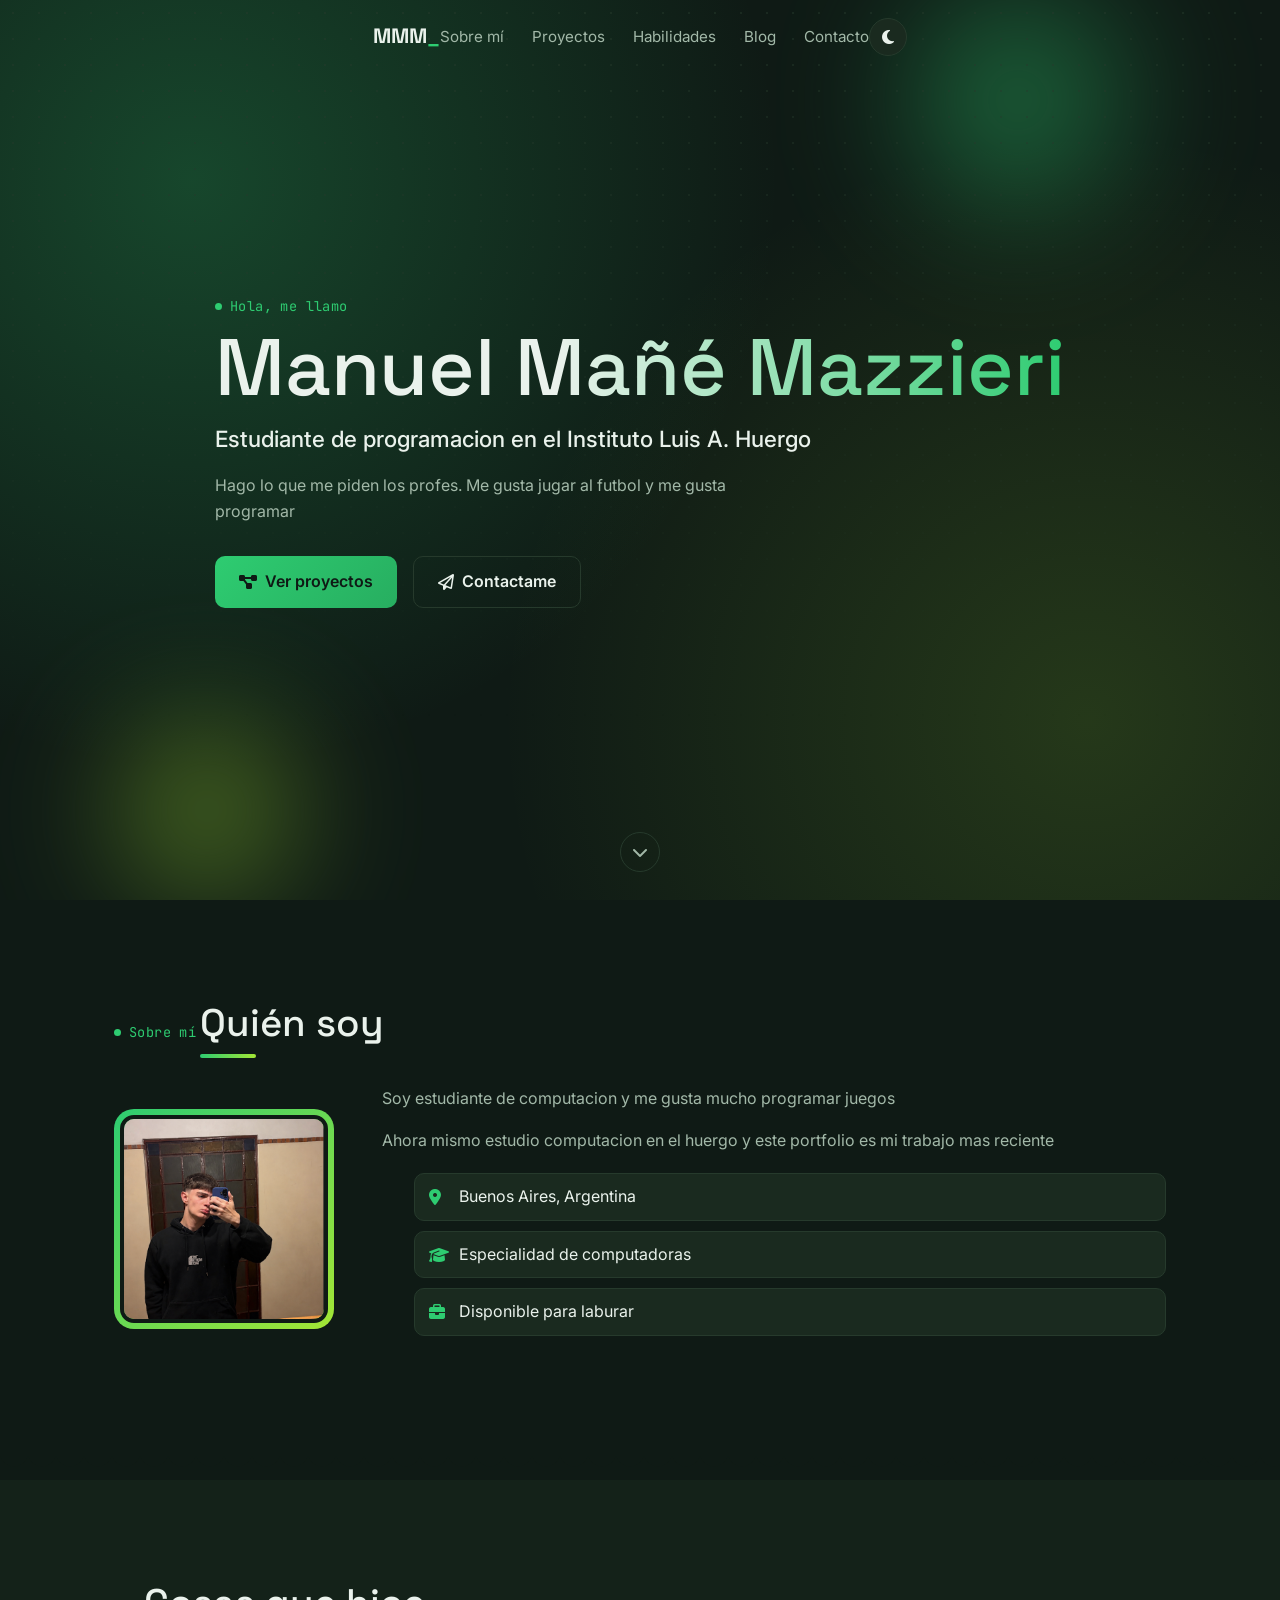
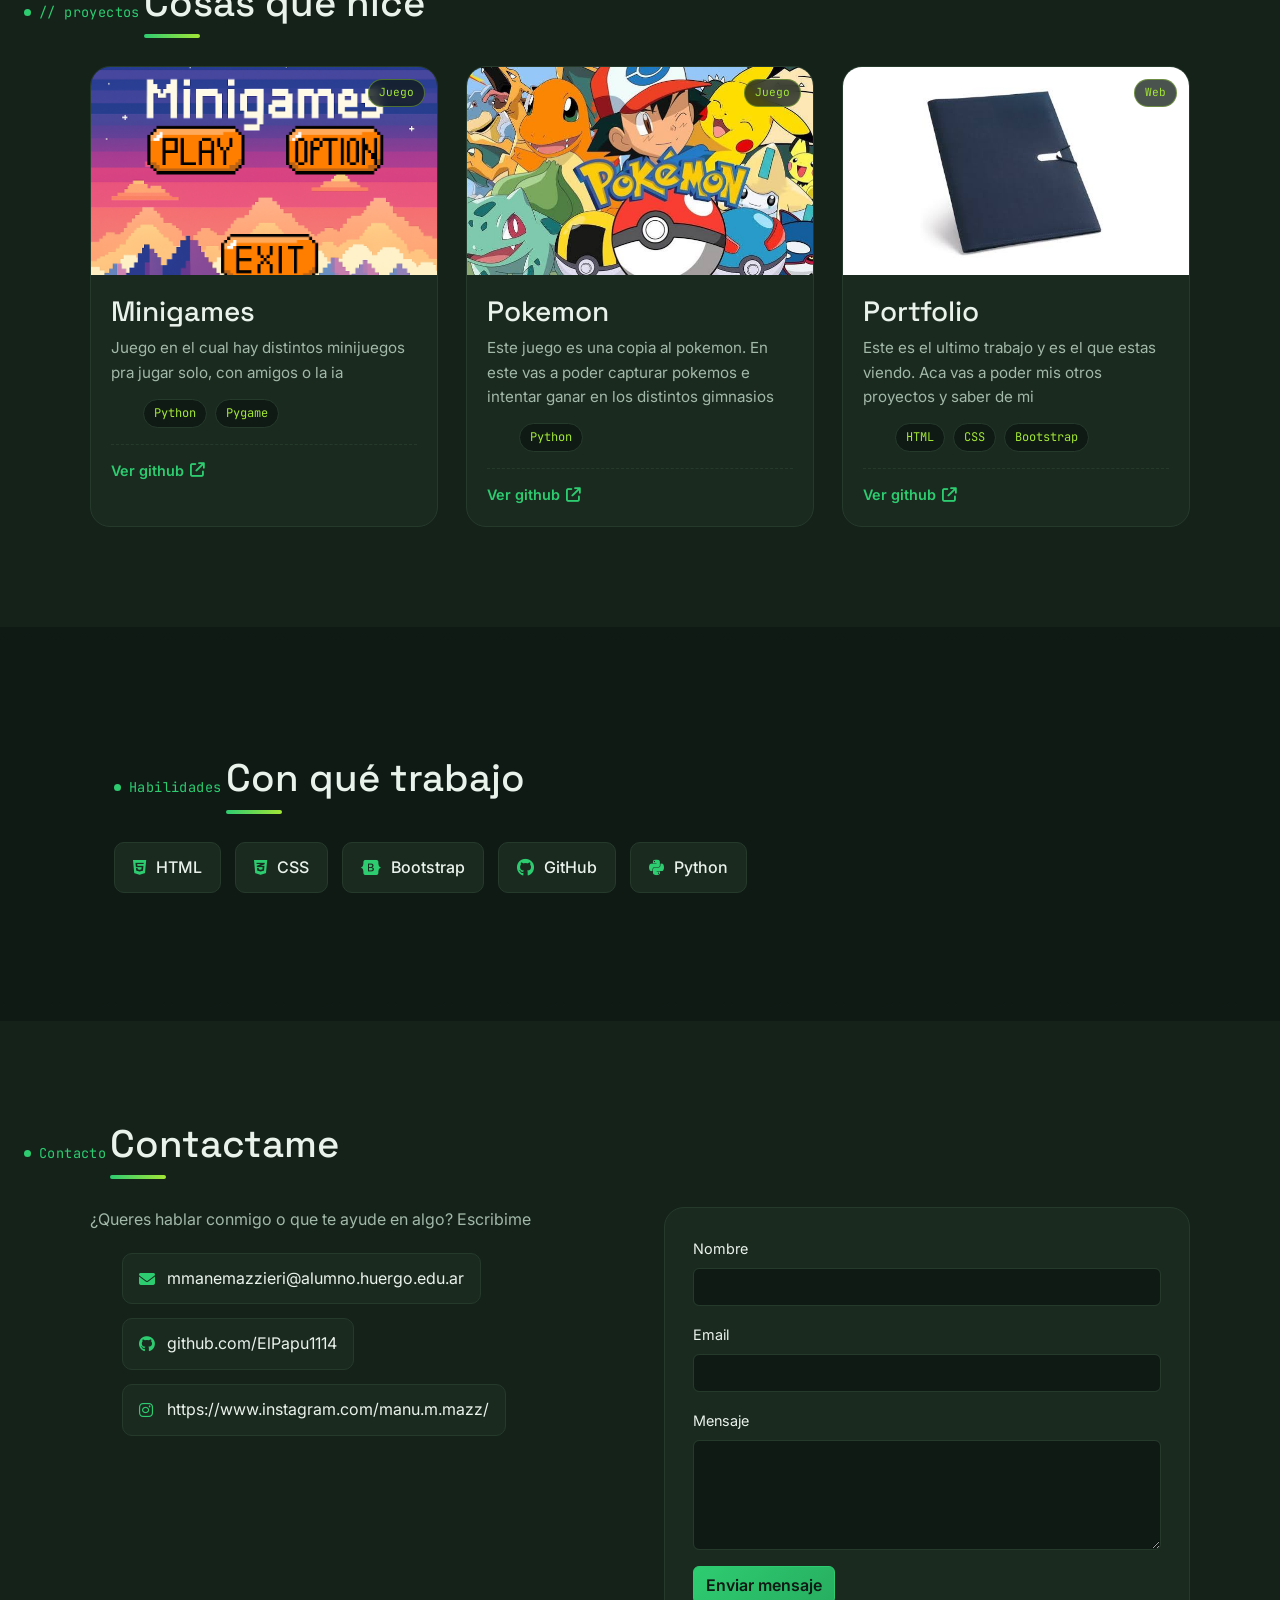
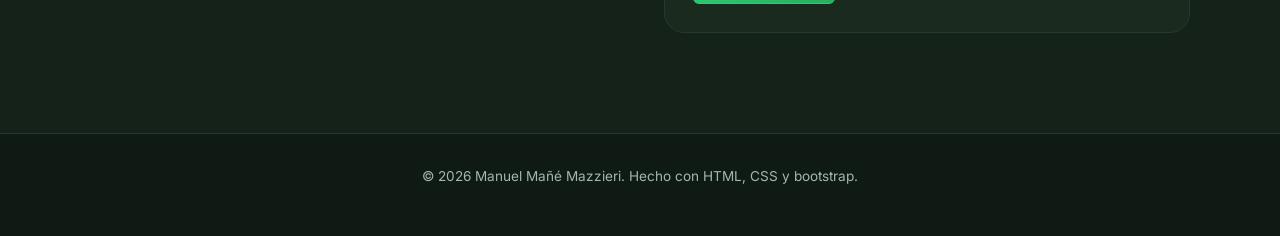
<file: index.html>
<!DOCTYPE html>
<html lang="es">
<head>
  <meta charset="UTF-8">
  <meta name="viewport" content="width=device-width, initial-scale=1.0">
  <title>Manuel Mañé Mazzieri Portfolio</title>
  <meta name="description" content="Portfolio personal de Manuel Mañé Mazzieri, estudiante de computacion.">

  <link rel="icon" type="image/jpeg" href="static/assets/mmmlogo.jpg">

  <link rel="preconnect" href="https://fonts.googleapis.com">
  <link href="https://fonts.googleapis.com/css2?family=Space+Grotesk:wght@400;500;700&family=Inter:wght@400;500;600&family=JetBrains+Mono:wght@400;500&display=swap" rel="stylesheet">

  <link rel="stylesheet" href="https://cdnjs.cloudflare.com/ajax/libs/font-awesome/6.5.1/css/all.min.css">

  <link href="https://cdn.jsdelivr.net/npm/bootstrap@5.3.3/dist/css/bootstrap.min.css" rel="stylesheet">

  <link rel="stylesheet" href="static/css/styles.css">
</head>
<body>
  <script>
    if (localStorage.getItem('portfolio-theme') === 'light') {
      document.body.classList.add('light-mode');
    }
  </script>

  <div class="scroll-progress" id="scroll-progress"></div>

  <header class="navbar" id="navbar">
    <div class="navbar__inner">
      <a href="#inicio" class="navbar__brand">MMM<span class="cursor">_</span></a>

      <nav class="navbar__links">
        <a href="#sobre-mi">Sobre mí</a>
        <a href="#proyectos">Proyectos</a>
        <a href="#habilidades">Habilidades</a>
        <a id="blog-link" href="/blog/">Blog</a>
        <a href="#contacto">Contacto</a>
      </nav>

      <button id="theme-toggle" class="theme-toggle" aria-label="Cambiar tema" title="Cambiar tema claro/oscuro">
        <i class="fa-solid fa-moon"></i>
      </button>
    </div>
  </header>

  <main>

    <section id="inicio" class="hero">
      <div class="hero__bg" aria-hidden="true"></div>
      <div class="hero__blob hero__blob--1" aria-hidden="true"></div>
      <div class="hero__blob hero__blob--2" aria-hidden="true"></div>
      <div class="hero__grid" aria-hidden="true"></div>

      <div class="hero__content">
        <p class="eyebrow"><span class="eyebrow__dot"></span> Hola, me llamo</p>
        <h1 class="hero__title">Manuel Mañé Mazzieri</h1>
        <p class="hero__subtitle">Estudiante de programacion en el Instituto Luis A. Huergo</p>
        <p class="hero__desc">
          Hago lo que me piden los profes. Me gusta jugar al futbol y me gusta programar
        </p>
        <div class="hero__actions">
          <a href="#proyectos" class="btn-custom btn-custom--primary">
            <i class="fa-solid fa-diagram-project"></i> Ver proyectos
          </a>
          <a href="#contacto" class="btn-custom btn-custom--outline">
            <i class="fa-regular fa-paper-plane"></i> Contactame
          </a>
        </div>
      </div>

      <a href="#sobre-mi" class="hero__scroll" aria-label="Bajar a la siguiente sección">
        <i class="fa-solid fa-chevron-down"></i>
      </a>
    </section>

    <section id="sobre-mi" class="section">
      <p class="eyebrow"><span class="eyebrow__dot"></span> Sobre mí</p>
      <h2 class="section__title">Quién soy</h2>

      <div class="about">
        <div class="about__photo">
          <div class="about__photo-frame">
            <img src="static/assets/io.jpg" alt="Foto de perfil de Manuel Mañé Mazzieri">
          </div>
        </div>
        <div class="about__text">
          <p>
            Soy estudiante de computacion y me gusta mucho programar juegos
          </p>
          <p>
            Ahora mismo estudio computacion en el huergo y este portfolio es mi trabajo mas reciente
          </p>
          <ul class="about__facts">
            <li><i class="fa-solid fa-location-dot"></i> Buenos Aires, Argentina</li>
            <li><i class="fa-solid fa-graduation-cap"></i> Especialidad de computadoras</li>
            <li><i class="fa-solid fa-briefcase"></i> Disponible para laburar</li>
          </ul>
        </div>
      </div>
    </section>

    <div class="section-divider" aria-hidden="true"></div>

    <section id="proyectos" class="section section--alt">
      <p class="eyebrow"><span class="eyebrow__dot"></span> // proyectos</p>
      <h2 class="section__title">Cosas que hice</h2>

      <div class="projects-grid">

        <article class="card-project">
          <div class="card-project__img-wrap">
            <img src="static/assets/fotominigames.jpg" alt="Captura del proyecto Minigames">
            <span class="card-project__badge">Juego</span>
          </div>
          <div class="card-project__body">
            <h3>Minigames</h3>
            <p>
              Juego en el cual hay distintos minijuegos pra jugar solo, con amigos o la ia
            </p>
            <ul class="card-project__tags">
              <li>Python</li>
              <li>Pygame</li>
            </ul>
            <div class="card-project__links">
              <a href="https://github.com/Elpapu1114/Minigames" target="_blank" rel="noopener">Ver github <i class="fa-solid fa-arrow-up-right-from-square"></i></a>
            </div>
          </div>
        </article>

        <article class="card-project">
          <div class="card-project__img-wrap">
            <img src="static/assets/fotopokemon.jpg" alt="Captura del proyecto Pokemon">
            <span class="card-project__badge">Juego</span>
          </div>
          <div class="card-project__body">
            <h3>Pokemon</h3>
            <p>
              Este juego es una copia al pokemon. En este vas a poder capturar pokemos e intentar ganar en los distintos gimnasios
            </p>
            <ul class="card-project__tags">
              <li>Python</li>
            </ul>
            <div class="card-project__links">
              <a href="https://github.com/Elpapu1114/Tp-Pokemon-PIA" target="_blank" rel="noopener">Ver github <i class="fa-solid fa-arrow-up-right-from-square"></i></a>
            </div>
          </div>
        </article>

        <article class="card-project">
          <div class="card-project__img-wrap">
            <img src="static/assets/fotoporfolio.jpg" alt="Captura de este portfolio">
            <span class="card-project__badge">Web</span>
          </div>
          <div class="card-project__body">
            <h3>Portfolio</h3>
            <p>
              Este es el ultimo trabajo y es el que estas viendo. Aca vas a poder mis otros proyectos y saber de mi
            </p>
            <ul class="card-project__tags">
              <li>HTML</li>
              <li>CSS</li>
              <li>Bootstrap</li>
            </ul>
            <div class="card-project__links">
              <a href="https://github.com/Elpapu1114/Portfolio" target="_blank" rel="noopener">Ver github <i class="fa-solid fa-arrow-up-right-from-square"></i></a>
            </div>
          </div>
        </article>

      </div>
    </section>

    <div class="section-divider" aria-hidden="true"></div>

    <section id="habilidades" class="section">
      <p class="eyebrow"><span class="eyebrow__dot"></span> Habilidades</p>
      <h2 class="section__title">Con qué trabajo</h2>

      <div class="skills">
        <div class="skill-chip"><i class="fa-brands fa-html5"></i> HTML</div>
        <div class="skill-chip"><i class="fa-brands fa-css3-alt"></i> CSS</div>
        <div class="skill-chip"><i class="fa-brands fa-bootstrap"></i> Bootstrap</div>
        <div class="skill-chip"><i class="fa-brands fa-github"></i> GitHub</div>
        <div class="skill-chip"><i class="fa-brands fa-python"></i> Python</div>
      </div>
    </section>

    <div class="section-divider" aria-hidden="true"></div>

    <section id="contacto" class="section section--alt">
      <p class="eyebrow"><span class="eyebrow__dot"></span> Contacto</p>
      <h2 class="section__title">Contactame</h2>

      <div class="contact">
        <div class="contact__info">
          <p>¿Queres hablar conmigo o que te ayude en algo? Escribime</p>
          <ul class="contact__socials">
            <li><a href="mailto:mmanemazzieri@alumno.huergo.edu.ar"><i class="fa-solid fa-envelope"></i> mmanemazzieri@alumno.huergo.edu.ar</a></li>
            <li><a href="https://github.com/" target="_blank" rel="noopener"><i class="fa-brands fa-github"></i> github.com/ElPapu1114</a></li>
            <li><a href="https://www.instagram.com/" target="_blank" rel="noopener"><i class="fa-brands fa-instagram"></i> https://www.instagram.com/manu.m.mazz/</a></li>
          </ul>
        </div>

        <form class="contact__form" action="#" method="post">
          <div class="mb-3">
            <label for="nombre" class="form-label">Nombre</label>
            <input type="text" class="form-control" id="nombre" name="nombre" required>
          </div>
          <div class="mb-3">
            <label for="email" class="form-label">Email</label>
            <input type="email" class="form-control" id="email" name="email" required>
          </div>
          <div class="mb-3">
            <label for="mensaje" class="form-label">Mensaje</label>
            <textarea class="form-control" id="mensaje" name="mensaje" rows="4" required></textarea>
          </div>
          <button type="submit" class="btn btn-primary btn-custom-bs">Enviar mensaje</button>
        </form>
      </div>
    </section>

  </main>

  <footer class="footer">
    <p>&copy; 2026 Manuel Mañé Mazzieri. Hecho con HTML, CSS y bootstrap.</p>
  </footer>

  <script src="https://cdn.jsdelivr.net/npm/bootstrap@5.3.3/dist/js/bootstrap.bundle.min.js"></script>

  <script>
    const blogLink = document.getElementById('blog-link');
    if (window.location.protocol === 'file:') {
      blogLink.href = 'http://127.0.0.1:8000/blog/';
    }

    const toggleBtn = document.getElementById('theme-toggle');
    const icon = toggleBtn.querySelector('i');

    const applyTheme = (isLight) => {
      document.body.classList.toggle('light-mode', isLight);
      icon.classList.toggle('fa-moon', !isLight);
      icon.classList.toggle('fa-sun', isLight);
      toggleBtn.setAttribute('aria-pressed', String(isLight));
      toggleBtn.setAttribute('aria-label', `Cambiar a modo ${isLight ? 'oscuro' : 'claro'}`);
      toggleBtn.title = `Cambiar a modo ${isLight ? 'oscuro' : 'claro'}`;
    };

    applyTheme(localStorage.getItem('portfolio-theme') === 'light');
    toggleBtn.addEventListener('click', () => {
      const isLight = !document.body.classList.contains('light-mode');
      localStorage.setItem('portfolio-theme', isLight ? 'light' : 'dark');
      applyTheme(isLight);
    });
    window.addEventListener('storage', (event) => {
      if (event.key === 'portfolio-theme') {
        applyTheme(localStorage.getItem('portfolio-theme') === 'light');
      }
    });

    const navbar = document.getElementById('navbar');
    const progressBar = document.getElementById('scroll-progress');

    window.addEventListener('scroll', () => {
      navbar.classList.toggle('navbar--scrolled', window.scrollY > 30);

      const scrollTotal = document.documentElement.scrollHeight - window.innerHeight;
      const progreso = scrollTotal > 0 ? (window.scrollY / scrollTotal) * 100 : 0;
      progressBar.style.width = progreso + '%';
    });
  </script>

</body>
</html>
</file>
<file: static/css/styles.css>
:root {
  --bg: #0f1a15;
  --bg-alt: #142219;
  --surface: #1a2a1f;
  --border: #263a2c; 
  --text: #eaf2ec;
  --text-muted: #a2b8a8;
  --accent: #2ecc71;
  --accent-2: #a3e635;
  --font-display: 'Space Grotesk', sans-serif;
  --font-body: 'Inter', sans-serif;
  --font-mono: 'JetBrains Mono', monospace;
  --radius: 10px;
  --radius-lg: 20px;
  --transition: 0.25s ease;
}

body.light-mode {
  --bg: #f6faf7;
  --bg-alt: #ffffff;
  --surface: #ffffff;
  --border: #dde8e0;
  --text: #14201a;
  --text-muted: #55695c;
  background-color: #ffffff;
  background-image:
    radial-gradient(circle at 12% 8%, rgba(46, 204, 113, 0.16), transparent 40%),
    radial-gradient(circle at 88% 30%, rgba(163, 230, 53, 0.14), transparent 42%),
    radial-gradient(circle at 30% 90%, rgba(46, 204, 113, 0.10), transparent 45%);
  background-attachment: fixed;
}

* {
  margin: 0;
  padding: 0;
  box-sizing: border-box;
}

html {
  scroll-behavior: smooth;
}

body {
  background-color: var(--bg);
  color: var(--text);
  font-family: var(--font-body);
  line-height: 1.6;
  transition: background-color var(--transition), color var(--transition);
}

a {
  color: inherit;
  text-decoration: none;
}

img {
  max-width: 100%;
  display: block;
}

::selection {
  background-color: var(--accent);
  color: #0f1a15;
}

.scroll-progress {
  position: fixed;
  top: 0;
  left: 0;
  height: 3px;
  width: 0%;
  background: linear-gradient(90deg, var(--accent), var(--accent-2));
  z-index: 200;
  transition: width 0.1s ease-out;
}

.navbar {
  position: fixed;
  top: 0;
  left: 0;
  right: 0;
  z-index: 100;
  padding: 18px 0;
  transition: background-color var(--transition), padding var(--transition), box-shadow var(--transition);
}

.navbar--scrolled {
  background-color: rgba(15, 26, 21, 0.85);
  backdrop-filter: blur(10px);
  padding: 12px 0;
  border-bottom: 1px solid var(--border);
  box-shadow: 0 8px 24px rgba(0, 0, 0, 0.25);
}

body.light-mode .navbar--scrolled {
  background-color: rgba(255, 255, 255, 0.85);
  box-shadow: 0 8px 24px rgba(20, 32, 26, 0.08);
}

.navbar__inner {
  max-width: 1100px;
  margin: 0 auto;
  padding: 0 24px;
  display: flex;
  align-items: center;
  justify-content: space-between;
}

.navbar__brand {
  font-family: var(--font-display);
  font-weight: 700;
  font-size: 1.3rem;
  color: var(--text);
  display: inline-flex;
  align-items: center;
}

.cursor {
  color: var(--accent);
  animation: blink 1s step-start infinite;
}

@keyframes blink {
  50% { opacity: 0; }
}

.navbar__links {
  display: flex;
  gap: 28px;
}

.navbar__links a {
  font-size: 0.95rem;
  color: var(--text-muted);
  position: relative;
  transition: color var(--transition);
}

.navbar__links a::after {
  content: '';
  position: absolute;
  left: 0;
  bottom: -4px;
  width: 0%;
  height: 2px;
  border-radius: 2px;
  background: linear-gradient(90deg, var(--accent), var(--accent-2));
  transition: width var(--transition);
}

.navbar__links a:hover {
  color: var(--text);
}

.navbar__links a:hover::after {
  width: 100%;
}

.theme-toggle {
  background: var(--surface);
  border: 1px solid var(--border);
  color: var(--text);
  width: 38px;
  height: 38px;
  border-radius: 50%;
  cursor: pointer;
  display: flex;
  align-items: center;
  justify-content: center;
  transition: transform var(--transition), border-color var(--transition), box-shadow var(--transition);
}

.theme-toggle:hover {
  transform: rotate(20deg);
  border-color: var(--accent);
  box-shadow: 0 0 0 4px rgba(46, 204, 113, 0.15);
}

.eyebrow {
  font-family: var(--font-mono);
  font-size: 0.85rem;
  color: var(--accent);
  margin-bottom: 8px;
  display: inline-flex;
  align-items: center;
  gap: 8px;
  letter-spacing: 0.03em;
}

.eyebrow__dot {
  width: 7px;
  height: 7px;
  border-radius: 50%;
  background-color: var(--accent);
  box-shadow: 0 0 0 0 rgba(46, 204, 113, 0.6);
  animation: pulse-dot 2s infinite;
}

@keyframes pulse-dot {
  0%   { box-shadow: 0 0 0 0 rgba(46, 204, 113, 0.55); }
  70%  { box-shadow: 0 0 0 8px rgba(46, 204, 113, 0); }
  100% { box-shadow: 0 0 0 0 rgba(46, 204, 113, 0); }
}

.section {
  max-width: 1100px;
  margin: 0 auto;
  padding: 100px 24px;
}

.section--alt {
  background-color: var(--bg-alt);
  max-width: 100%;
}

.section--alt > * {
  max-width: 1100px;
  margin-left: auto;
  margin-right: auto;
}

.section__title {
  font-family: var(--font-display);
  font-size: clamp(1.8rem, 4vw, 2.4rem);
  margin-bottom: 40px;
  position: relative;
  display: inline-block;
}

.section__title::after {
  content: '';
  position: absolute;
  left: 0;
  bottom: -12px;
  width: 56px;
  height: 4px;
  border-radius: 4px;
  background: linear-gradient(90deg, var(--accent), var(--accent-2));
}

.section-divider {
  height: 28px;
  background-color: var(--bg);
  -webkit-mask-image: radial-gradient(circle at 14px 0, transparent 14px, black 15px);
  mask-image: radial-gradient(circle at 14px 0, transparent 14px, black 15px);
  -webkit-mask-size: 28px 28px;
  mask-size: 28px 28px;
  -webkit-mask-repeat: repeat-x;
  mask-repeat: repeat-x;
}

.hero {
  position: relative;
  min-height: 100vh;
  display: flex;
  align-items: center;
  padding: 0 24px;
  overflow: hidden;
}

.hero__bg {
  position: absolute;
  inset: 0;
  background:
    radial-gradient(circle at 15% 20%, rgba(46, 204, 113, 0.25), transparent 45%),
    radial-gradient(circle at 85% 80%, rgba(163, 230, 53, 0.15), transparent 45%);
  z-index: -1;
}

.hero__grid {
  position: absolute;
  inset: 0;
  z-index: -1;
  background-image: radial-gradient(var(--border) 1px, transparent 1px);
  background-size: 26px 26px;
  opacity: 0.5;
  -webkit-mask-image: linear-gradient(180deg, black, transparent 80%);
  mask-image: linear-gradient(180deg, black, transparent 80%);
}

.hero__blob {
  position: absolute;
  border-radius: 50%;
  filter: blur(60px);
  z-index: -1;
  opacity: 0.55;
  animation: float 9s ease-in-out infinite;
}

.hero__blob--1 {
  width: 320px;
  height: 320px;
  top: -60px;
  right: 8%;
  background: radial-gradient(circle, var(--accent), transparent 70%);
}

.hero__blob--2 {
  width: 260px;
  height: 260px;
  bottom: -40px;
  left: 6%;
  background: radial-gradient(circle, var(--accent-2), transparent 70%);
  animation-delay: -4s;
}

@keyframes float {
  0%, 100% { transform: translate(0, 0) scale(1); }
  50% { transform: translate(0, -24px) scale(1.05); }
}

.hero__content {
  max-width: 1100px;
  margin: 0 auto;
}

.hero__title {
  font-family: var(--font-display);
  font-size: clamp(2.8rem, 8vw, 5rem);
  line-height: 1.05;
  margin-bottom: 12px;
  background: linear-gradient(90deg, var(--text) 40%, var(--accent) 100%);
  -webkit-background-clip: text;
  background-clip: text;
  -webkit-text-fill-color: transparent;
}

.hero__subtitle {
  font-size: clamp(1.1rem, 2.5vw, 1.4rem);
  color: var(--text);
  margin-bottom: 16px;
  font-weight: 500;
}

.hero__desc {
  max-width: 560px;
  color: var(--text-muted);
  margin-bottom: 32px;
}

.hero__actions {
  display: flex;
  gap: 16px;
  flex-wrap: wrap;
}

.hero__scroll {
  position: absolute;
  bottom: 28px;
  left: 50%;
  transform: translateX(-50%);
  width: 40px;
  height: 40px;
  border: 1px solid var(--border);
  border-radius: 50%;
  display: flex;
  align-items: center;
  justify-content: center;
  color: var(--text-muted);
  animation: bounce 2s infinite;
  transition: border-color var(--transition), color var(--transition);
}

.hero__scroll:hover {
  border-color: var(--accent);
  color: var(--accent);
}

@keyframes bounce {
  0%, 100% { transform: translate(-50%, 0); }
  50% { transform: translate(-50%, 8px); }
}

.btn-custom {
  display: inline-flex;
  align-items: center;
  gap: 8px;
  padding: 12px 24px;
  border-radius: var(--radius);
  font-weight: 600;
  transition: transform var(--transition), background-color var(--transition), box-shadow var(--transition), border-color var(--transition), color var(--transition);
}

.btn-custom--primary {
  background: linear-gradient(135deg, var(--accent), #27ae60);
  color: #0f1a15;
}

.btn-custom--primary:hover {
  transform: translateY(-3px);
  box-shadow: 0 10px 24px rgba(46, 204, 113, 0.35);
}

.btn-custom--outline {
  border: 1px solid var(--border);
  color: var(--text);
}

.btn-custom--outline:hover {
  transform: translateY(-3px);
  border-color: var(--accent);
  color: var(--accent);
}

.btn-custom-bs {
  background: linear-gradient(135deg, var(--accent), #27ae60) !important;
  border-color: var(--accent) !important;
  color: #0f1a15 !important;
  font-weight: 600;
  transition: transform var(--transition), box-shadow var(--transition) !important;
}

.btn-custom-bs:hover {
  transform: translateY(-3px);
  box-shadow: 0 10px 24px rgba(46, 204, 113, 0.35);
}

.about {
  display: flex;
  gap: 48px;
  align-items: center;
  flex-wrap: wrap;
}

.about__photo-frame {
  position: relative;
  width: 220px;
  height: 220px;
  border-radius: var(--radius-lg);
  padding: 6px;
  background: linear-gradient(135deg, var(--accent), var(--accent-2));
}

.about__photo-frame img {
  width: 100%;
  height: 100%;
  object-fit: cover;
  border-radius: calc(var(--radius-lg) - 6px);
  border: 4px solid var(--bg);
}

.about__text {
  flex: 1;
  min-width: 280px;
}

.about__text p {
  margin-bottom: 16px;
  color: var(--text-muted);
}

.about__facts {
  list-style: none;
  display: flex;
  flex-direction: column;
  gap: 10px;
  margin-top: 20px;
}

.about__facts li {
  display: flex;
  align-items: center;
  gap: 10px;
  padding: 10px 14px;
  background-color: var(--surface);
  border: 1px solid var(--border);
  border-radius: var(--radius);
  transition: transform var(--transition), border-color var(--transition);
}

.about__facts li:hover {
  transform: translateX(6px);
  border-color: var(--accent);
}

.about__facts i {
  color: var(--accent);
  width: 20px;
}

.projects-grid {
  display: grid;
  grid-template-columns: repeat(auto-fit, minmax(280px, 1fr));
  gap: 28px;
}

.card-project {
  background-color: var(--surface);
  border: 1px solid var(--border);
  border-radius: var(--radius-lg);
  overflow: hidden;
  transition: transform var(--transition), box-shadow var(--transition), border-color var(--transition);
}

.card-project:hover {
  transform: translateY(-8px);
  box-shadow: 0 20px 40px rgba(0, 0, 0, 0.3);
  border-color: var(--accent);
}

.card-project__img-wrap {
  position: relative;
  overflow: hidden;
}

.card-project__img-wrap img {
  width: 100%;
  aspect-ratio: 5 / 3;
  object-fit: cover;
  transition: transform 0.4s ease;
}

.card-project:hover .card-project__img-wrap img {
  transform: scale(1.08);
}

.card-project__badge {
  position: absolute;
  top: 12px;
  right: 12px;
  background-color: rgba(15, 26, 21, 0.75);
  backdrop-filter: blur(4px);
  color: var(--accent-2);
  font-family: var(--font-mono);
  font-size: 0.7rem;
  padding: 4px 10px;
  border-radius: 100px;
  border: 1px solid rgba(163, 230, 53, 0.4);
}

.card-project__body {
  padding: 20px;
}

.card-project__body h3 {
  font-family: var(--font-display);
  margin-bottom: 8px;
}

.card-project__body p {
  color: var(--text-muted);
  font-size: 0.95rem;
  margin-bottom: 14px;
}

.card-project__tags {
  list-style: none;
  display: flex;
  gap: 8px;
  flex-wrap: wrap;
  margin-bottom: 16px;
}

.card-project__tags li {
  font-family: var(--font-mono);
  font-size: 0.75rem;
  background-color: var(--bg);
  border: 1px solid var(--border);
  padding: 4px 10px;
  border-radius: 100px;
  color: var(--accent-2);
}

.card-project__links {
  display: flex;
  gap: 18px;
  padding-top: 14px;
  border-top: 1px dashed var(--border);
}

.card-project__links a {
  font-size: 0.9rem;
  font-weight: 600;
  color: var(--accent);
  transition: opacity var(--transition), gap var(--transition);
  display: inline-flex;
  align-items: center;
  gap: 6px;
}

.card-project__links a:hover {
  opacity: 0.75;
  gap: 10px;
}

.skills {
  display: flex;
  flex-wrap: wrap;
  gap: 14px;
}

.skill-chip {
  display: flex;
  align-items: center;
  gap: 10px;
  background-color: var(--surface);
  border: 1px solid var(--border);
  padding: 12px 18px;
  border-radius: var(--radius);
  font-weight: 500;
  transition: transform var(--transition), border-color var(--transition), color var(--transition), box-shadow var(--transition);
}

.skill-chip i {
  color: var(--accent);
  font-size: 1.1rem;
}

.skill-chip:hover {
  transform: translateY(-4px) scale(1.03);
  border-color: var(--accent);
  box-shadow: 0 10px 20px rgba(46, 204, 113, 0.2);
}

.contact {
  display: grid;
  grid-template-columns: 1fr 1fr;
  gap: 48px;
}

.contact__info p {
  color: var(--text-muted);
  margin-bottom: 20px;
}

.contact__socials {
  list-style: none;
  display: flex;
  flex-direction: column;
  gap: 14px;
}

.contact__socials a {
  display: inline-flex;
  align-items: center;
  gap: 10px;
  padding: 12px 16px;
  background-color: var(--surface);
  border: 1px solid var(--border);
  border-radius: var(--radius);
  transition: color var(--transition), transform var(--transition), border-color var(--transition);
}

.contact__socials a:hover {
  color: var(--accent);
  border-color: var(--accent);
  transform: translateX(6px);
}

.contact__socials i {
  color: var(--accent);
  width: 18px;
}

.contact__form {
  background-color: var(--surface);
  border: 1px solid var(--border);
  border-radius: var(--radius-lg);
  padding: 28px;
}

.contact__form .form-label {
  color: var(--text);
  font-size: 0.9rem;
}

.contact__form .form-control {
  background-color: var(--bg);
  border: 1px solid var(--border);
  color: var(--text);
}

.contact__form .form-control:focus {
  background-color: var(--bg);
  color: var(--text);
  border-color: var(--accent);
  box-shadow: 0 0 0 3px rgba(46, 204, 113, 0.2);
}

.footer {
  text-align: center;
  padding: 32px 24px;
  color: var(--text-muted);
  font-size: 0.85rem;
  border-top: 1px solid var(--border);
}

@media (max-width: 768px) {
  .navbar__links {
    display: flex;
    gap: 14px;
  }

  .navbar__links a:not([href="/blog/"]) {
    display: none;
  }

  .contact {
    grid-template-columns: 1fr;
  }

  .contact__form {
    padding: 20px;
  }

  .about {
    flex-direction: column;
    text-align: center;
     }

  .about__facts li {
    justify-content: center;
  }
}
</file>
